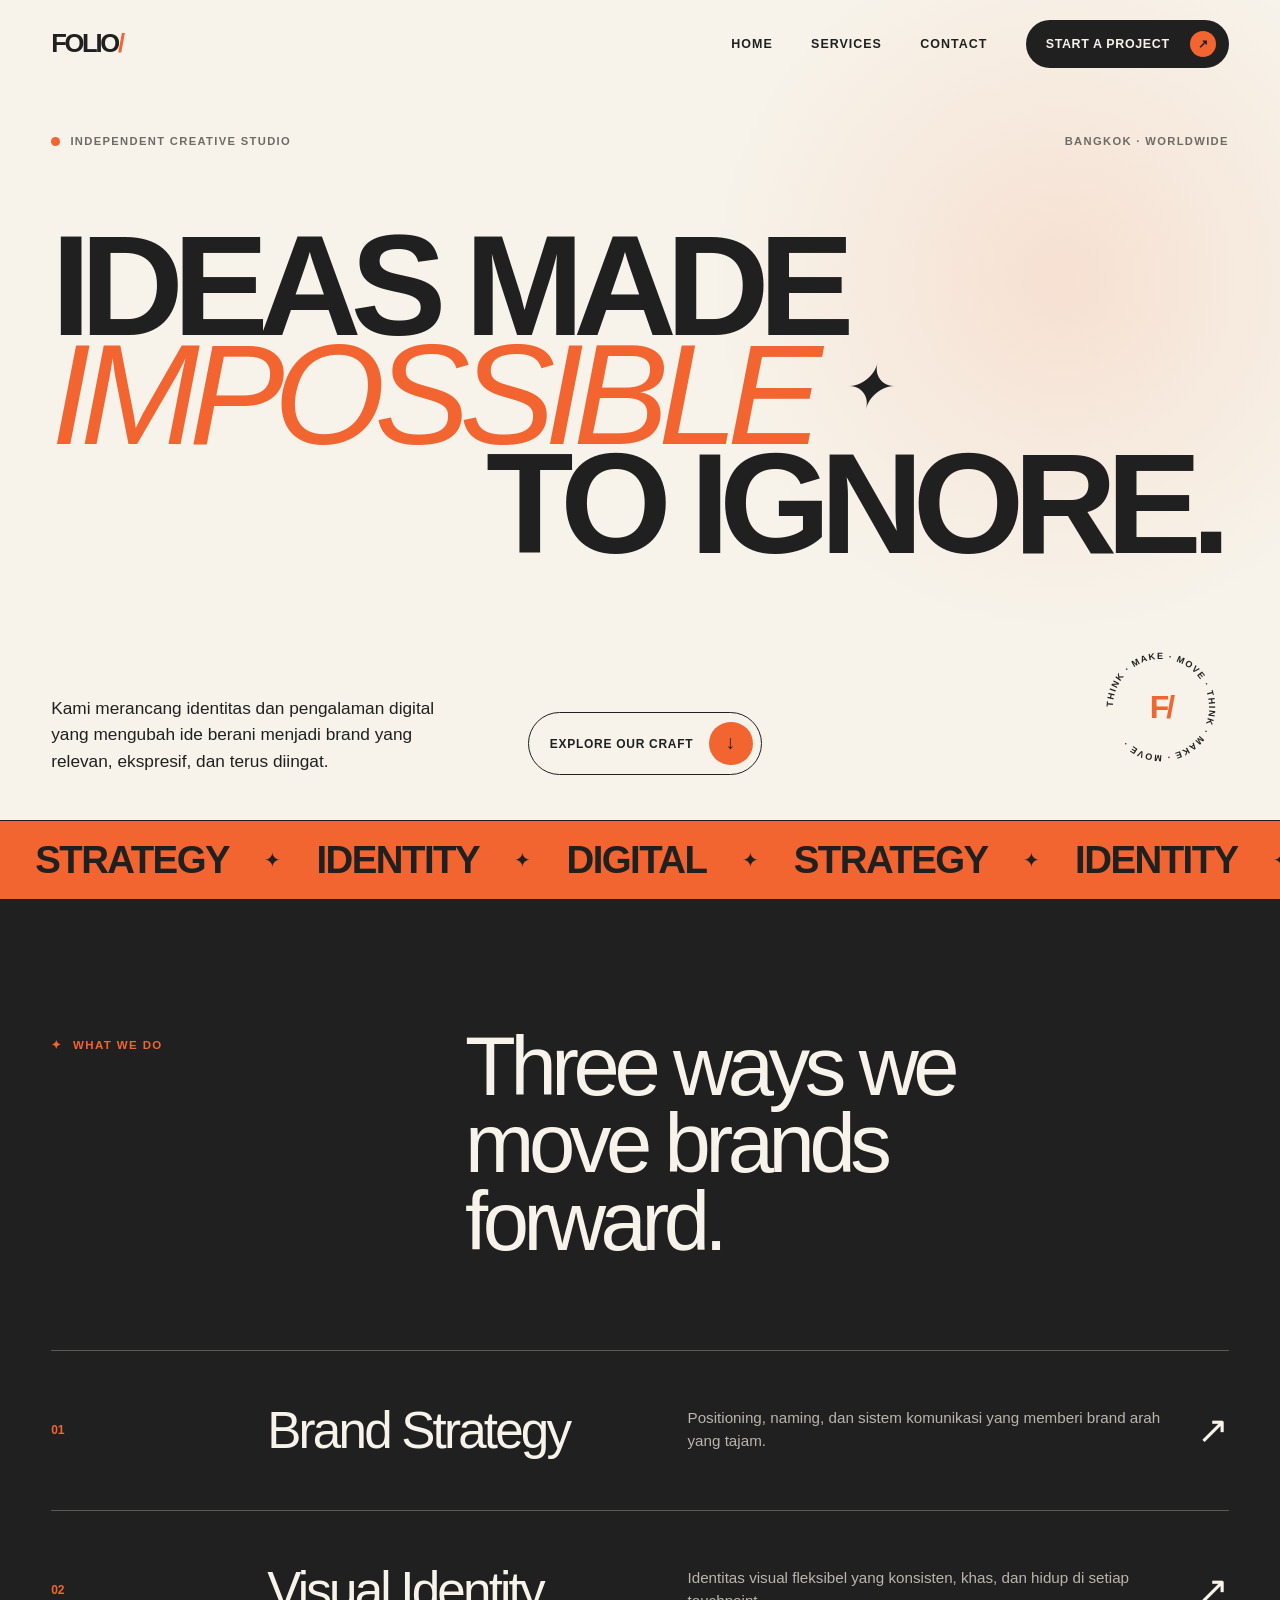
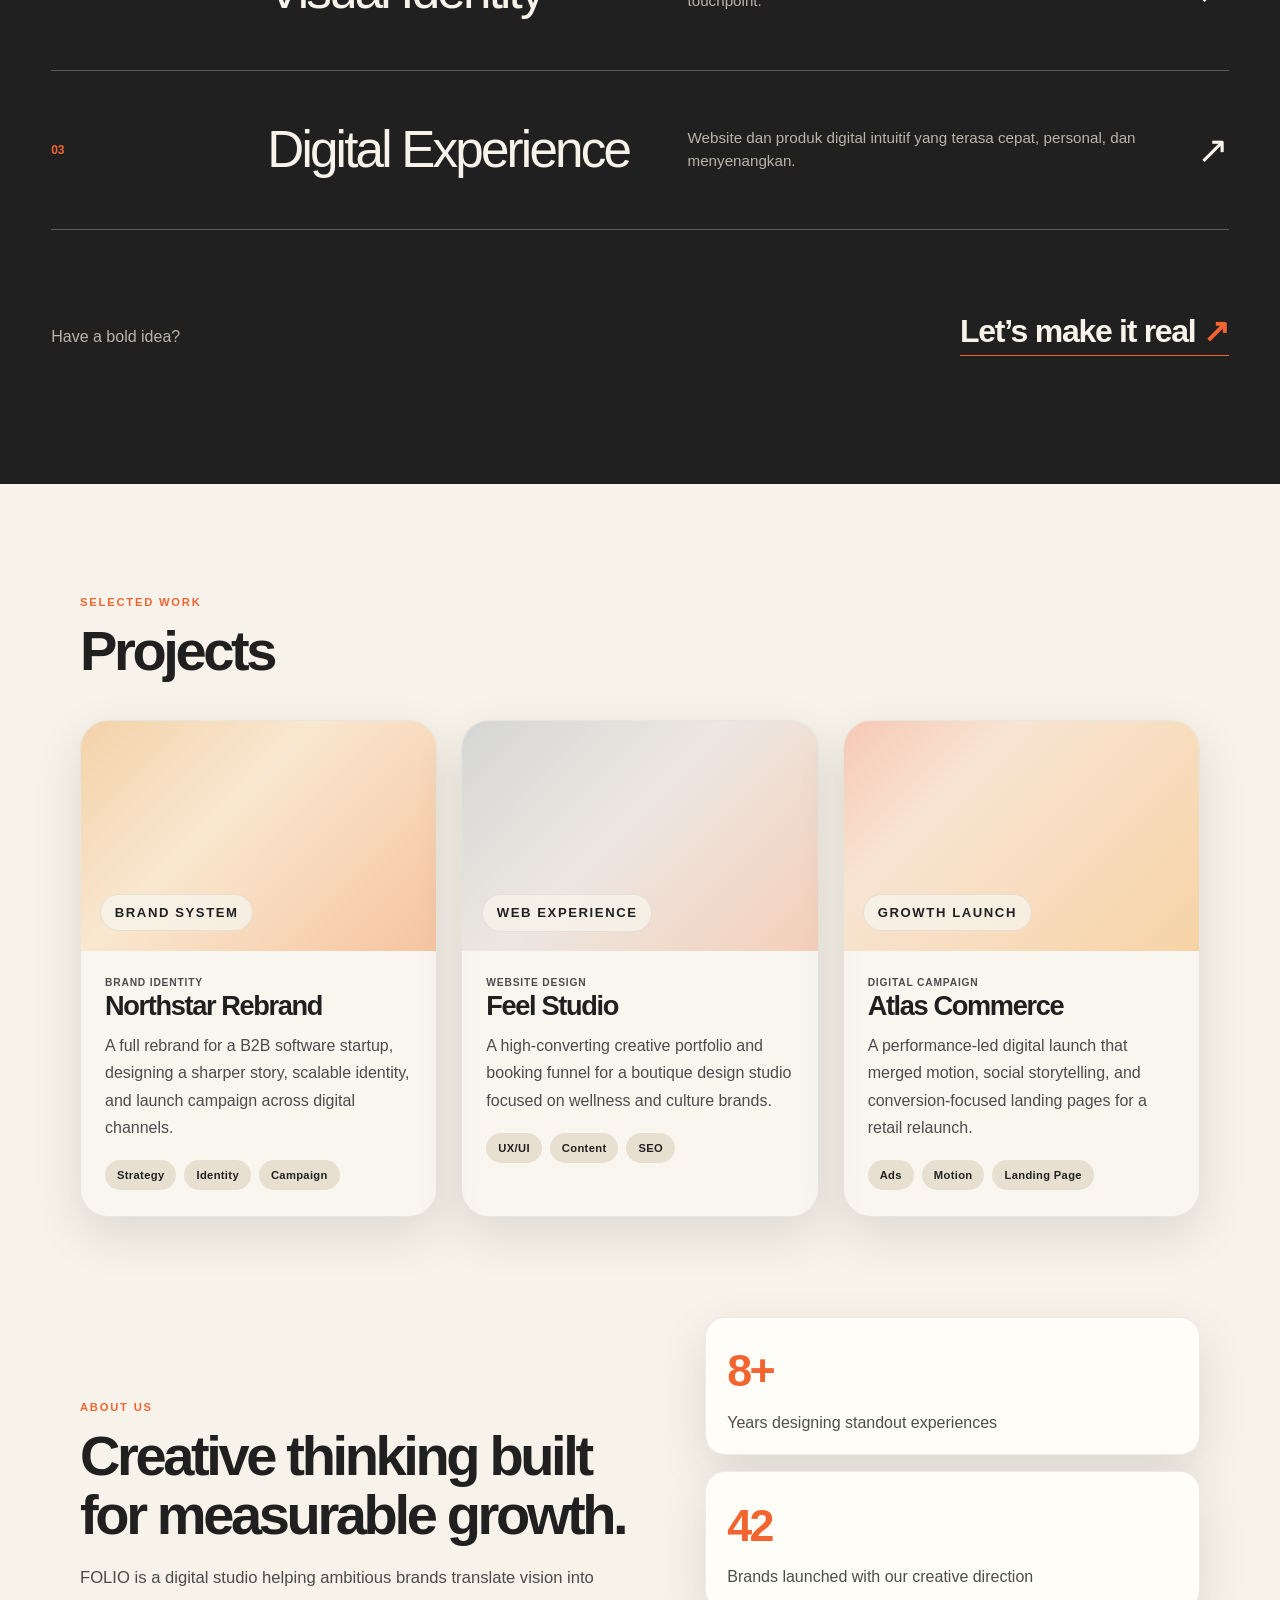
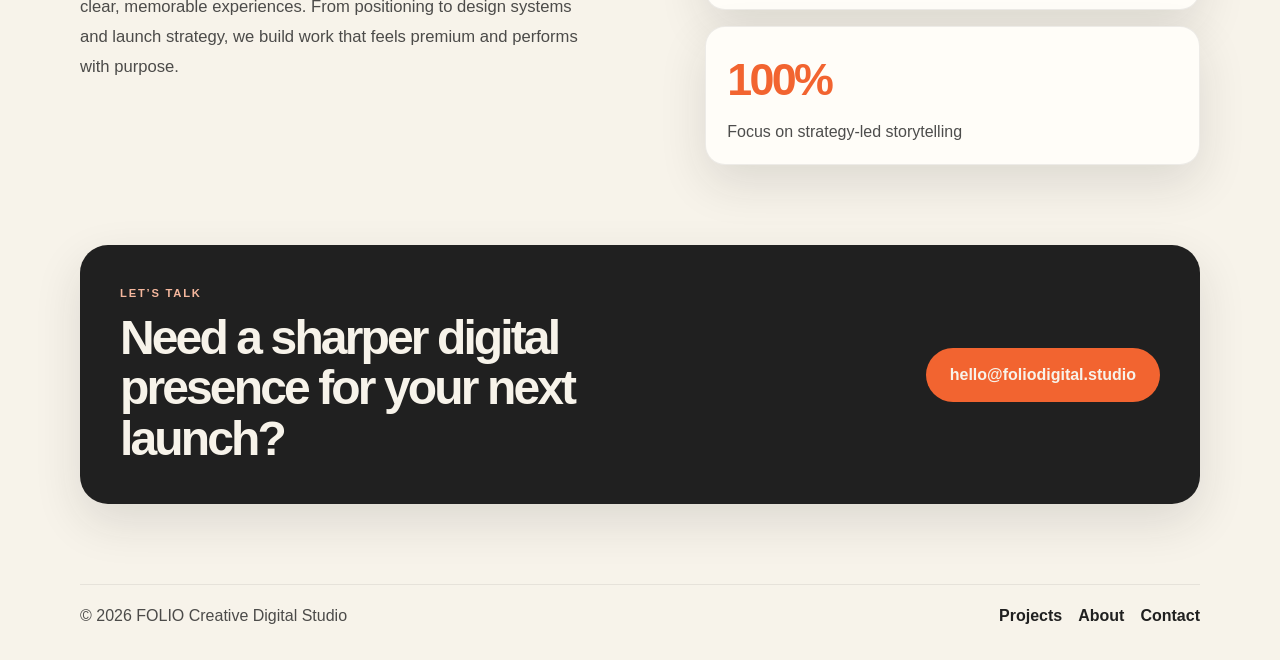
<file: index.html>
<!DOCTYPE html>
<html lang="id">
  <head>
    <meta charset="UTF-8" />
    <meta name="viewport" content="width=device-width, initial-scale=1.0" />
    <meta
      name="description"
      content="FOLIO/ adalah creative digital studio yang membangun identitas, pengalaman digital, dan kampanye untuk brand progresif."
    />
    <meta name="theme-color" content="#F7F3EA" />
    <title>FOLIO/ — Creative Digital Studio</title>

    <link rel="stylesheet" href="css/global.css" />
    <link rel="stylesheet" href="css/developer1.css" />
    <!-- Developer 2 stylesheet hook -->
    <link rel="stylesheet" href="css/developer2.css" />

    <script src="js/developer1.js" defer></script>
    <!-- Developer 2 script hook -->
    <script src="js/developer2.js" defer></script>
  </head>

  <body>
    <a class="d1-skip-link" href="#d1-main">Lewati ke konten utama</a>

    <header class="d1-header" data-d1-header>
      <div class="container d1-nav-shell">
        <a class="d1-logo" href="#d1-home" aria-label="FOLIO, kembali ke beranda">
          FOLIO<span aria-hidden="true">/</span>
        </a>

        <button
          class="d1-menu-toggle"
          type="button"
          aria-expanded="false"
          aria-controls="d1-primary-navigation"
          aria-label="Buka menu navigasi"
          data-d1-menu-toggle
        >
          <span class="d1-menu-toggle__label">Menu</span>
          <span class="d1-menu-toggle__icon" aria-hidden="true">
            <span></span>
            <span></span>
          </span>
        </button>

        <nav
          class="d1-navigation"
          id="d1-primary-navigation"
          aria-label="Navigasi utama"
          data-d1-navigation
        >
          <a class="d1-nav-link" href="#d1-home">Home</a>
          <a class="d1-nav-link" href="#d1-services">Services</a>
          <a class="d1-nav-link" href="#d1-contact">Contact</a>
          <a class="d1-nav-cta" href="mailto:hello@folio.studio">
            Start a project
            <span aria-hidden="true">↗</span>
          </a>
        </nav>
      </div>
    </header>

    <main id="d1-main">
      <section class="d1-hero" id="d1-home" aria-labelledby="d1-hero-title">
        <div class="container d1-hero__inner">
          <div class="d1-hero__eyebrow" data-d1-reveal>
            <span class="d1-status-dot" aria-hidden="true"></span>
            Independent creative studio
            <span>Bangkok · Worldwide</span>
          </div>

          <div class="d1-hero__headline-wrap">
            <h1 class="d1-hero__title" id="d1-hero-title">
              <span class="d1-title-line" data-d1-reveal>Ideas made</span>
              <span class="d1-title-line d1-title-line--accent" data-d1-reveal>
                impossible <span class="d1-title-mark" aria-hidden="true">✦</span>
              </span>
              <span class="d1-title-line d1-title-line--right" data-d1-reveal>to ignore.</span>
            </h1>
          </div>

          <div class="d1-hero__footer" data-d1-reveal>
            <p class="d1-hero__intro">
              Kami merancang identitas dan pengalaman digital yang mengubah ide berani
              menjadi brand yang relevan, ekspresif, dan terus diingat.
            </p>

            <a class="d1-primary-cta" href="#d1-services">
              <span>Explore our craft</span>
              <span class="d1-primary-cta__icon" aria-hidden="true">↓</span>
            </a>

            <div class="d1-hero__badge" aria-hidden="true">
              <svg viewBox="0 0 150 150" role="presentation">
                <defs>
                  <path
                    id="d1-circle-path"
                    d="M 75,75 m -53,0 a 53,53 0 1,1 106,0 a 53,53 0 1,1 -106,0"
                  />
                </defs>
                <text>
                  <textPath href="#d1-circle-path">
                    THINK · MAKE · MOVE · THINK · MAKE · MOVE ·
                  </textPath>
                </text>
              </svg>
              <span>F/</span>
            </div>
          </div>
        </div>

        <div class="d1-marquee" aria-hidden="true">
          <div class="d1-marquee__track">
            <span>Strategy</span><i>✦</i><span>Identity</span><i>✦</i><span>Digital</span><i>✦</i>
            <span>Strategy</span><i>✦</i><span>Identity</span><i>✦</i><span>Digital</span><i>✦</i>
          </div>
        </div>
      </section>

      <section class="d1-services" id="d1-services" aria-labelledby="d1-services-title">
        <div class="container">
          <div class="d1-section-heading" data-d1-reveal>
            <p class="d1-section-kicker">What we do</p>
            <h2 id="d1-services-title">Three ways we move brands forward.</h2>
          </div>

          <div class="d1-service-list">
            <article class="d1-service-card" data-d1-reveal>
              <p class="d1-service-card__number">01</p>
              <div class="d1-service-card__content">
                <h3>Brand Strategy</h3>
                <p>Positioning, naming, dan sistem komunikasi yang memberi brand arah yang tajam.</p>
              </div>
              <span class="d1-service-card__arrow" aria-hidden="true">↗</span>
            </article>

            <article class="d1-service-card" data-d1-reveal>
              <p class="d1-service-card__number">02</p>
              <div class="d1-service-card__content">
                <h3>Visual Identity</h3>
                <p>Identitas visual fleksibel yang konsisten, khas, dan hidup di setiap touchpoint.</p>
              </div>
              <span class="d1-service-card__arrow" aria-hidden="true">↗</span>
            </article>

            <article class="d1-service-card" data-d1-reveal>
              <p class="d1-service-card__number">03</p>
              <div class="d1-service-card__content">
                <h3>Digital Experience</h3>
                <p>Website dan produk digital intuitif yang terasa cepat, personal, dan menyenangkan.</p>
              </div>
              <span class="d1-service-card__arrow" aria-hidden="true">↗</span>
            </article>
          </div>

          <div class="d1-services__note" id="d1-contact" data-d1-reveal>
            <p>Have a bold idea?</p>
            <a href="mailto:hello@folio.studio">Let’s make it real <span aria-hidden="true">↗</span></a>
          </div>
        </div>
      </section>

      <!-- DEVELOPER 2 CONTENT -->
       <!-- DEVELOPER 2 CONTENT -->
<section class="d2-portfolio" id="projects" aria-labelledby="d2-projects-title">
  <div class="d2-container">
    <div class="d2-section-header d2-reveal">
      <p class="d2-eyebrow">Selected work</p>
      <h2 id="d2-projects-title">Projects</h2>
    </div>

    <div class="d2-project-grid">
      <article class="d2-project-card d2-reveal" aria-label="Northstar Rebrand project">
        <div class="d2-project-visual d2-visual-one" aria-hidden="true">
          <span>Brand System</span>
        </div>
        <div class="d2-project-body">
          <p class="d2-project-tag">Brand Identity</p>
          <h3>Northstar Rebrand</h3>
          <p>
            A full rebrand for a B2B software startup, designing a sharper story,
            scalable identity, and launch campaign across digital channels.
          </p>
          <ul class="d2-project-meta" aria-label="Project highlights">
            <li>Strategy</li>
            <li>Identity</li>
            <li>Campaign</li>
          </ul>
        </div>
      </article>

      <article class="d2-project-card d2-reveal" aria-label="Feel Studio website project">
        <div class="d2-project-visual d2-visual-two" aria-hidden="true">
          <span>Web Experience</span>
        </div>
        <div class="d2-project-body">
          <p class="d2-project-tag">Website Design</p>
          <h3>Feel Studio</h3>
          <p>
            A high-converting creative portfolio and booking funnel for a boutique
            design studio focused on wellness and culture brands.
          </p>
          <ul class="d2-project-meta" aria-label="Project highlights">
            <li>UX/UI</li>
            <li>Content</li>
            <li>SEO</li>
          </ul>
        </div>
      </article>

      <article class="d2-project-card d2-reveal" aria-label="Atlas Commerce campaign project">
        <div class="d2-project-visual d2-visual-three" aria-hidden="true">
          <span>Growth Launch</span>
        </div>
        <div class="d2-project-body">
          <p class="d2-project-tag">Digital Campaign</p>
          <h3>Atlas Commerce</h3>
          <p>
            A performance-led digital launch that merged motion, social storytelling,
            and conversion-focused landing pages for a retail relaunch.
          </p>
          <ul class="d2-project-meta" aria-label="Project highlights">
            <li>Ads</li>
            <li>Motion</li>
            <li>Landing Page</li>
          </ul>
        </div>
      </article>
    </div>
  </div>
</section>

<section class="d2-about" id="about" aria-labelledby="d2-about-title">
  <div class="d2-container d2-about-grid">
    <div class="d2-about-copy d2-reveal">
      <p class="d2-eyebrow">About us</p>
      <h2 id="d2-about-title">Creative thinking built for measurable growth.</h2>
      <p>
        FOLIO is a digital studio helping ambitious brands translate vision into
        clear, memorable experiences. From positioning to design systems and launch
        strategy, we build work that feels premium and performs with purpose.
      </p>
    </div>

    <div class="d2-about-stats d2-reveal" aria-label="Studio metrics">
      <div class="d2-stat-card">
        <strong>8+</strong>
        <span>Years designing standout experiences</span>
      </div>
      <div class="d2-stat-card">
        <strong>42</strong>
        <span>Brands launched with our creative direction</span>
      </div>
      <div class="d2-stat-card">
        <strong>100%</strong>
        <span>Focus on strategy-led storytelling</span>
      </div>
    </div>
  </div>
</section>

<section class="d2-contact" id="contact" aria-labelledby="d2-contact-title">
  <div class="d2-container">
    <div class="d2-contact-card d2-reveal">
      <div>
        <p class="d2-eyebrow">Let’s talk</p>
        <h2 id="d2-contact-title">Need a sharper digital presence for your next launch?</h2>
      </div>
      <a class="d2-button" href="mailto:hello@foliodigital.studio">
        hello@foliodigital.studio
      </a>
    </div>
  </div>
</section>

<footer class="d2-footer">
  <div class="d2-container d2-footer-inner">
    <p>© 2026 FOLIO Creative Digital Studio</p>
    <div class="d2-footer-links" aria-label="Footer links">
      <a href="#projects">Projects</a>
      <a href="#about">About</a>
      <a href="#contact">Contact</a>
    </div>
  </div>
</footer>

<button class="d2-back-to-top" type="button" aria-label="Back to top">↑</button>

    </main>
  </body>
</html>
</file>
<file: css/global.css>
:root {
  --color-cream: #f7f3ea;
  --color-charcoal: #202020;
  --color-orange: #f26430;
  --color-white: #ffffff;
  --color-muted: #6e6b65;
  --color-line: rgba(32, 32, 32, 0.22);

  --font-display: "Arial Narrow", "Helvetica Neue", Arial, sans-serif;
  --font-body: "Helvetica Neue", Helvetica, Arial, sans-serif;

  --container-width: 90rem;
  --container-gutter: clamp(1.25rem, 4vw, 4.5rem);
  --section-space: clamp(5rem, 10vw, 9rem);
  --radius-pill: 999px;
  --transition: 240ms cubic-bezier(0.2, 0.8, 0.2, 1);
}

*,
*::before,
*::after {
  box-sizing: border-box;
}

html {
  scroll-behavior: smooth;
  scroll-padding-top: 6rem;
}

body,
h1,
h2,
h3,
p {
  margin: 0;
}

body {
  min-width: 20rem;
  overflow-x: hidden;
  background: var(--color-cream);
  color: var(--color-charcoal);
  font-family: var(--font-body);
  font-size: 1rem;
  line-height: 1.5;
  text-rendering: optimizeLegibility;
  -webkit-font-smoothing: antialiased;
}

body.d1-menu-open {
  overflow: hidden;
}

img,
svg {
  display: block;
  max-width: 100%;
}

button,
input,
textarea,
select {
  color: inherit;
  font: inherit;
}

button,
a {
  -webkit-tap-highlight-color: transparent;
}

button {
  border: 0;
}

a {
  color: inherit;
  text-decoration: none;
}

::selection {
  background: var(--color-orange);
  color: var(--color-charcoal);
}

.container {
  width: min(100%, var(--container-width));
  margin-inline: auto;
  padding-inline: var(--container-gutter);
}

:focus-visible {
  outline: 3px solid var(--color-orange);
  outline-offset: 4px;
}

@media (prefers-reduced-motion: reduce) {
  html {
    scroll-behavior: auto;
  }

  *,
  *::before,
  *::after {
    scroll-behavior: auto !important;
    animation-duration: 0.01ms !important;
    animation-iteration-count: 1 !important;
    transition-duration: 0.01ms !important;
  }
}
</file>
<file: css/developer1.css>
.d1-skip-link {
  position: fixed;
  z-index: 200;
  top: 0.75rem;
  left: 0.75rem;
  padding: 0.8rem 1.1rem;
  transform: translateY(-160%);
  background: var(--color-charcoal);
  color: var(--color-cream);
  font-weight: 700;
  transition: transform var(--transition);
}

.d1-skip-link:focus {
  transform: translateY(0);
}

.d1-header {
  position: fixed;
  z-index: 100;
  top: 0;
  right: 0;
  left: 0;
  border-bottom: 1px solid transparent;
  transition: background-color var(--transition), border-color var(--transition);
}

.d1-header.d1-is-scrolled {
  border-color: var(--color-line);
  background: rgba(247, 243, 234, 0.9);
  backdrop-filter: blur(14px);
}

.d1-nav-shell {
  display: flex;
  min-height: 5.5rem;
  align-items: center;
  justify-content: space-between;
}

.d1-logo {
  position: relative;
  z-index: 102;
  font-family: var(--font-display);
  font-size: clamp(1.5rem, 2vw, 2rem);
  font-weight: 900;
  letter-spacing: -0.09em;
  line-height: 1;
}

.d1-logo span {
  color: var(--color-orange);
}

.d1-navigation {
  display: flex;
  align-items: center;
  gap: clamp(1.5rem, 3vw, 3.5rem);
}

.d1-nav-link {
  position: relative;
  font-size: 0.78rem;
  font-weight: 700;
  letter-spacing: 0.08em;
  text-transform: uppercase;
}

.d1-nav-link::after {
  position: absolute;
  right: 0;
  bottom: -0.35rem;
  left: 0;
  height: 2px;
  transform: scaleX(0);
  transform-origin: right;
  background: var(--color-orange);
  content: "";
  transition: transform var(--transition);
}

.d1-nav-link:hover::after,
.d1-nav-link:focus-visible::after {
  transform: scaleX(1);
  transform-origin: left;
}

.d1-nav-cta {
  display: inline-flex;
  min-height: 2.9rem;
  align-items: center;
  gap: 1.25rem;
  padding: 0.65rem 0.8rem 0.65rem 1.25rem;
  border-radius: var(--radius-pill);
  background: var(--color-charcoal);
  color: var(--color-cream);
  font-size: 0.78rem;
  font-weight: 700;
  letter-spacing: 0.05em;
  text-transform: uppercase;
  transition: background-color var(--transition), color var(--transition), transform var(--transition);
}

.d1-nav-cta span {
  display: grid;
  width: 1.65rem;
  height: 1.65rem;
  place-items: center;
  border-radius: 50%;
  background: var(--color-orange);
  color: var(--color-charcoal);
}

.d1-nav-cta:hover {
  transform: translateY(-2px);
  background: var(--color-orange);
  color: var(--color-charcoal);
}

.d1-nav-cta:hover span {
  background: var(--color-cream);
}

.d1-menu-toggle {
  display: none;
}

.d1-hero {
  position: relative;
  min-height: 100svh;
  padding-top: 5.5rem;
  overflow: hidden;
  background:
    radial-gradient(circle at 83% 31%, rgba(242, 100, 48, 0.13), transparent 22rem),
    var(--color-cream);
}

.d1-hero__inner {
  display: grid;
  min-height: calc(100svh - 10.5rem);
  padding-top: clamp(2rem, 5vh, 4.25rem);
  padding-bottom: clamp(2rem, 5vh, 4rem);
  align-content: space-between;
  gap: 2.5rem;
}

.d1-hero__eyebrow {
  display: flex;
  align-items: center;
  gap: 0.65rem;
  color: var(--color-muted);
  font-size: 0.7rem;
  font-weight: 700;
  letter-spacing: 0.12em;
  text-transform: uppercase;
}

.d1-hero__eyebrow > span:last-child {
  margin-left: auto;
}

.d1-status-dot {
  width: 0.55rem;
  height: 0.55rem;
  border-radius: 50%;
  background: var(--color-orange);
  box-shadow: 0 0 0 0 rgba(242, 100, 48, 0.65);
  animation: d1-pulse 2s infinite;
}

@keyframes d1-pulse {
  70% { box-shadow: 0 0 0 0.55rem rgba(242, 100, 48, 0); }
  100% { box-shadow: 0 0 0 0 rgba(242, 100, 48, 0); }
}

.d1-hero__title {
  font-family: var(--font-display);
  font-size: clamp(4rem, 11.2vw, 10.5rem);
  font-stretch: condensed;
  font-weight: 900;
  letter-spacing: -0.075em;
  line-height: 0.76;
  text-transform: uppercase;
}

.d1-title-line {
  display: block;
  white-space: nowrap;
}

.d1-title-line--accent {
  color: var(--color-orange);
  font-style: italic;
  font-weight: 500;
}

.d1-title-line--right {
  padding-right: 0.06em;
  text-align: right;
}

.d1-title-mark {
  display: inline-block;
  color: var(--color-charcoal);
  font-size: 0.42em;
  vertical-align: 0.6em;
  animation: d1-spin 10s linear infinite;
}

@keyframes d1-spin {
  to { transform: rotate(360deg); }
}

.d1-hero__footer {
  display: grid;
  grid-template-columns: minmax(15rem, 25rem) auto 9rem;
  align-items: end;
  gap: clamp(2rem, 6vw, 7rem);
}

.d1-hero__intro {
  font-size: clamp(1rem, 1.35vw, 1.2rem);
  line-height: 1.55;
}

.d1-primary-cta {
  display: inline-flex;
  width: fit-content;
  min-width: 13rem;
  align-items: center;
  justify-content: space-between;
  gap: 1rem;
  padding: 0.55rem 0.55rem 0.55rem 1.3rem;
  border: 1px solid var(--color-charcoal);
  border-radius: var(--radius-pill);
  font-size: 0.75rem;
  font-weight: 800;
  letter-spacing: 0.06em;
  text-transform: uppercase;
  transition: background-color var(--transition), color var(--transition), transform var(--transition);
}

.d1-primary-cta__icon {
  display: grid;
  width: 2.7rem;
  height: 2.7rem;
  place-items: center;
  border-radius: 50%;
  background: var(--color-orange);
  font-size: 1.2rem;
  transition: transform var(--transition);
}

.d1-primary-cta:hover {
  transform: translateY(-3px);
  background: var(--color-charcoal);
  color: var(--color-cream);
}

.d1-primary-cta:hover .d1-primary-cta__icon {
  transform: rotate(-45deg);
}

.d1-hero__badge {
  position: relative;
  display: grid;
  width: 8.5rem;
  height: 8.5rem;
  place-items: center;
  justify-self: end;
}

.d1-hero__badge svg {
  position: absolute;
  inset: 0;
  width: 100%;
  height: 100%;
  animation: d1-spin 16s linear infinite reverse;
}

.d1-hero__badge text {
  fill: var(--color-charcoal);
  font-family: var(--font-body);
  font-size: 10px;
  font-weight: 700;
  letter-spacing: 1.55px;
}

.d1-hero__badge > span {
  color: var(--color-orange);
  font-family: var(--font-display);
  font-size: 2rem;
  font-weight: 900;
  letter-spacing: -0.1em;
}

.d1-marquee {
  display: flex;
  min-height: 5rem;
  align-items: center;
  overflow: hidden;
  border-block: 1px solid var(--color-charcoal);
  background: var(--color-orange);
}

.d1-marquee__track {
  display: flex;
  width: max-content;
  align-items: center;
  animation: d1-marquee 22s linear infinite;
}

.d1-marquee span {
  padding-inline: 2.2rem;
  font-family: var(--font-display);
  font-size: clamp(1.5rem, 3vw, 2.65rem);
  font-weight: 900;
  letter-spacing: -0.04em;
  line-height: 1;
  text-transform: uppercase;
}

.d1-marquee i {
  font-style: normal;
  font-size: 1.25rem;
}

@keyframes d1-marquee {
  to { transform: translateX(-50%); }
}

.d1-services {
  padding-block: var(--section-space);
  background: var(--color-charcoal);
  color: var(--color-cream);
}

.d1-section-heading {
  display: grid;
  grid-template-columns: 1fr 2fr;
  gap: 2rem;
  margin-bottom: clamp(3rem, 7vw, 6.5rem);
}

.d1-section-kicker {
  padding-top: 0.55rem;
  color: var(--color-orange);
  font-size: 0.72rem;
  font-weight: 800;
  letter-spacing: 0.12em;
  text-transform: uppercase;
}

.d1-section-kicker::before {
  margin-right: 0.65rem;
  content: "✦";
}

.d1-section-heading h2 {
  max-width: 13ch;
  font-family: var(--font-display);
  font-size: clamp(2.9rem, 6.5vw, 6.5rem);
  font-weight: 500;
  letter-spacing: -0.065em;
  line-height: 0.93;
}

.d1-service-card {
  display: grid;
  grid-template-columns: minmax(3rem, 0.35fr) 1.65fr auto;
  align-items: center;
  gap: 1.5rem;
  min-height: 10rem;
  padding-block: 2rem;
  border-top: 1px solid rgba(247, 243, 234, 0.28);
  transition: color var(--transition), padding var(--transition);
}

.d1-service-card:last-child {
  border-bottom: 1px solid rgba(247, 243, 234, 0.28);
}

.d1-service-card::before {
  position: absolute;
  z-index: 0;
  inset: 0;
  transform: scaleY(0);
  transform-origin: bottom;
  background: var(--color-orange);
  content: "";
  transition: transform var(--transition);
}

.d1-service-card {
  position: relative;
}

.d1-service-card > * {
  position: relative;
  z-index: 1;
}

.d1-service-card:hover::before {
  transform: scaleY(1);
}

.d1-service-card:hover {
  padding-inline: 1.5rem;
  color: var(--color-charcoal);
}

.d1-service-card__number {
  color: var(--color-orange);
  font-size: 0.75rem;
  font-weight: 800;
}

.d1-service-card:hover .d1-service-card__number {
  color: var(--color-charcoal);
}

.d1-service-card__content {
  display: grid;
  grid-template-columns: 0.8fr 1fr;
  align-items: center;
  gap: 2rem;
}

.d1-service-card h3 {
  font-family: var(--font-display);
  font-size: clamp(2rem, 4vw, 4rem);
  font-weight: 500;
  letter-spacing: -0.055em;
  line-height: 1;
}

.d1-service-card__content p {
  max-width: 30rem;
  color: #b9b5ad;
  font-size: 0.95rem;
}

.d1-service-card:hover .d1-service-card__content p {
  color: var(--color-charcoal);
}

.d1-service-card__arrow {
  font-size: clamp(1.7rem, 3vw, 2.6rem);
  transition: transform var(--transition);
}

.d1-service-card:hover .d1-service-card__arrow {
  transform: rotate(45deg);
}

.d1-services__note {
  display: flex;
  align-items: baseline;
  justify-content: space-between;
  gap: 2rem;
  margin-top: clamp(3rem, 6vw, 5rem);
}

.d1-services__note p {
  color: #b9b5ad;
}

.d1-services__note a {
  border-bottom: 1px solid var(--color-orange);
  font-family: var(--font-display);
  font-size: clamp(1.4rem, 2.5vw, 2.5rem);
  font-weight: 700;
  letter-spacing: -0.04em;
}

.d1-services__note a span {
  color: var(--color-orange);
}

[data-d1-reveal] {
  opacity: 0;
  transform: translateY(1.5rem);
  transition: opacity 700ms ease, transform 700ms cubic-bezier(0.16, 1, 0.3, 1);
}

[data-d1-reveal].d1-is-visible {
  opacity: 1;
  transform: translateY(0);
}

@media (max-width: 900px) {
  .d1-menu-toggle {
    position: relative;
    z-index: 102;
    display: flex;
    align-items: center;
    gap: 0.75rem;
    padding: 0.65rem 0.9rem;
    border: 1px solid var(--color-charcoal);
    border-radius: var(--radius-pill);
    background: transparent;
    cursor: pointer;
    font-size: 0.72rem;
    font-weight: 800;
    letter-spacing: 0.08em;
    text-transform: uppercase;
  }

  .d1-menu-toggle__icon {
    display: grid;
    width: 1.2rem;
    gap: 0.28rem;
  }

  .d1-menu-toggle__icon span {
    width: 100%;
    height: 1.5px;
    background: currentColor;
    transition: transform var(--transition);
  }

  .d1-menu-toggle[aria-expanded="true"] .d1-menu-toggle__icon span:first-child {
    transform: translateY(0.21rem) rotate(45deg);
  }

  .d1-menu-toggle[aria-expanded="true"] .d1-menu-toggle__icon span:last-child {
    transform: translateY(-0.21rem) rotate(-45deg);
  }

  .d1-navigation {
    position: fixed;
    z-index: 101;
    inset: 0;
    display: flex;
    visibility: hidden;
    padding: 8.5rem var(--container-gutter) 3rem;
    transform: translateY(-100%);
    flex-direction: column;
    align-items: stretch;
    justify-content: center;
    gap: 0;
    background: var(--color-orange);
    opacity: 0;
    transition: transform 450ms cubic-bezier(0.16, 1, 0.3, 1), opacity 300ms, visibility 450ms;
  }

  .d1-navigation.d1-is-open {
    visibility: visible;
    transform: translateY(0);
    opacity: 1;
  }

  .d1-nav-link {
    padding-block: 0.4rem;
    border-bottom: 1px solid rgba(32, 32, 32, 0.28);
    font-family: var(--font-display);
    font-size: clamp(3.25rem, 12vw, 6rem);
    font-weight: 900;
    letter-spacing: -0.06em;
    line-height: 1;
  }

  .d1-nav-link::after {
    display: none;
  }

  .d1-nav-cta {
    align-self: flex-start;
    margin-top: 2rem;
  }

  .d1-hero__footer {
    grid-template-columns: 1fr auto;
  }

  .d1-hero__badge {
    display: none;
  }

  .d1-service-card__content {
    grid-template-columns: 1fr;
    gap: 0.75rem;
  }
}

@media (max-width: 640px) {
  .d1-nav-shell {
    min-height: 4.75rem;
  }

  .d1-hero {
    min-height: auto;
    padding-top: 4.75rem;
  }

  .d1-hero__inner {
    min-height: calc(100svh - 9.75rem);
    gap: 3.5rem;
  }

  .d1-hero__eyebrow > span:last-child {
    display: none;
  }

  .d1-hero__title {
    font-size: clamp(3.5rem, 18.1vw, 6.5rem);
    line-height: 0.84;
  }

  .d1-title-line--right {
    text-align: left;
  }

  .d1-hero__footer {
    grid-template-columns: 1fr;
    align-items: start;
    gap: 1.75rem;
  }

  .d1-section-heading {
    grid-template-columns: 1fr;
    gap: 1.25rem;
  }

  .d1-service-card {
    grid-template-columns: 2.5rem 1fr auto;
    gap: 0.75rem;
    min-height: 11rem;
  }

  .d1-service-card:hover {
    padding-inline: 0.65rem;
  }

  .d1-service-card__content p {
    font-size: 0.85rem;
  }

  .d1-services__note {
    align-items: flex-start;
    flex-direction: column;
  }
}

@media (prefers-reduced-motion: reduce) {
  [data-d1-reveal] {
    opacity: 1;
    transform: none;
  }
}
</file>
<file: css/developer2.css>
:root {
  --d2-cream: #F7F3EA;
  --d2-charcoal: #202020;
  --d2-orange: #F26430;
  --d2-sand: #E7DFD0;
  --d2-ivory: #fffdf8;
  --d2-border: rgba(32, 32, 32, 0.08);
  --d2-shadow: 0 18px 48px rgba(32, 32, 32, 0.12);
  --d2-radius-lg: 28px;
  --d2-radius-md: 20px;
}

html {
  scroll-behavior: smooth;
}

body {
  margin: 0;
  font-family: Arial, Helvetica, sans-serif;
  background: var(--d2-cream);
  color: var(--d2-charcoal);
}

img {
  max-width: 100%;
  display: block;
}

.d2-container {
  width: min(1120px, calc(100% - 2rem));
  margin: 0 auto;
}

.d2-portfolio,
.d2-about,
.d2-contact,
.d2-footer {
  position: relative;
}

.d2-portfolio {
  background: var(--d2-cream);
  padding: 110px 0 70px;
}

.d2-section-header {
  margin-bottom: 2.5rem;
}

.d2-eyebrow {
  margin: 0 0 0.7rem;
  color: var(--d2-orange);
  font-size: 0.7rem;
  font-weight: 700;
  letter-spacing: 0.16em;
  text-transform: uppercase;
}

.d2-section-header h2,
.d2-about-copy h2,
.d2-contact-card h2 {
  margin: 0;
  font-size: clamp(2.1rem, 5vw, 3.5rem);
  line-height: 1.05;
  letter-spacing: -0.06em;
}

.d2-project-grid {
  display: grid;
  grid-template-columns: repeat(3, minmax(0, 1fr));
  gap: 1.5rem;
}

.d2-project-card {
  background: rgba(255, 255, 255, 0.28);
  border: 1px solid var(--d2-border);
  border-radius: var(--d2-radius-lg);
  overflow: hidden;
  box-shadow: var(--d2-shadow);
  transition: transform 0.35s ease, box-shadow 0.35s ease;
}

.d2-project-card:hover {
  transform: translateY(-10px);
  box-shadow: 0 22px 52px rgba(32, 32, 32, 0.16);
}

.d2-project-visual {
  min-height: 230px;
  display: flex;
  align-items: flex-end;
  padding: 1.2rem;
  font-size: 0.82rem;
  font-weight: 700;
  letter-spacing: 0.12em;
  text-transform: uppercase;
  color: var(--d2-charcoal);
}

.d2-project-visual span {
  display: inline-flex;
  background: rgba(247, 243, 234, 0.8);
  border: 1px solid rgba(32, 32, 32, 0.08);
  border-radius: 999px;
  padding: 0.5rem 0.85rem;
  backdrop-filter: blur(6px);
}

.d2-visual-one {
  background: linear-gradient(135deg, #f3d2a9 0%, #f9e7cf 40%, #f6c4a0 100%);
}

.d2-visual-two {
  background: linear-gradient(135deg, #d5d6d4 0%, #ece7e2 45%, #f4cfb9 100%);
}

.d2-visual-three {
  background: linear-gradient(135deg, #f6c8b5 0%, #f8e4d2 30%, #f7d3a6 100%);
}

.d2-project-body {
  padding: 1.4rem 1.5rem 1.6rem;
}

.d2-project-tag {
  margin: 0 0 0.7rem;
  color: var(--d2-orange);
  font-weight: 700;
  letter-spacing: 0.08em;
  text-transform: uppercase;
  font-size: 0.64rem;
}

.d2-project-body h3 {
  margin: 0 0 0.7rem;
  font-size: 1.7rem;
  line-height: 1.1;
  letter-spacing: -0.05em;
}

.d2-project-body p {
  margin: 0;
  color: rgba(32, 32, 32, 0.8);
  line-height: 1.7;
}

.d2-project-meta {
  display: flex;
  flex-wrap: wrap;
  gap: 0.5rem;
  list-style: none;
  padding: 0;
  margin: 1.2rem 0 0;
}

.d2-project-meta li {
  display: inline-flex;
  align-items: center;
  min-height: 30px;
  padding: 0.4rem 0.75rem;
  border-radius: 999px;
  background: var(--d2-sand);
  color: var(--d2-charcoal);
  font-size: 0.7rem;
  font-weight: 700;
  letter-spacing: 0.03em;
}

.d2-about {
  padding: 30px 0 50px;
}

.d2-about-grid {
  display: grid;
  grid-template-columns: 1.2fr 1fr;
  gap: 2rem;
  align-items: center;
}

.d2-about-copy {
  padding-right: 1rem;
}

.d2-about-copy p:last-child {
  margin: 1.1rem 0 0;
  max-width: 56ch;
  color: rgba(32, 32, 32, 0.8);
  line-height: 1.8;
  font-size: 1.04rem;
}

.d2-about-stats {
  display: grid;
  gap: 1rem;
}

.d2-stat-card {
  padding: 1.2rem 1.3rem;
  background: var(--d2-ivory);
  border: 1px solid var(--d2-border);
  border-radius: var(--d2-radius-md);
  box-shadow: var(--d2-shadow);
}

.d2-stat-card strong {
  display: block;
  margin-bottom: 0.35rem;
  color: var(--d2-orange);
  font-size: clamp(2rem, 4vw, 2.8rem);
  letter-spacing: -0.06em;
}

.d2-stat-card span {
  color: rgba(32, 32, 32, 0.8);
  line-height: 1.6;
}

.d2-contact {
  padding: 30px 0 80px;
}

.d2-contact-card {
  display: flex;
  align-items: center;
  justify-content: space-between;
  gap: 1.5rem;
  padding: clamp(1.5rem, 4vw, 2.5rem);
  background: var(--d2-charcoal);
  border-radius: var(--d2-radius-lg);
  color: var(--d2-cream);
  box-shadow: var(--d2-shadow);
}

.d2-contact-card .d2-eyebrow {
  color: #f5b79d;
}

.d2-contact-card h2 {
  max-width: 620px;
  font-size: clamp(2rem, 4vw, 3rem);
}

.d2-button {
  display: inline-flex;
  align-items: center;
  justify-content: center;
  min-height: 54px;
  padding: 0.9rem 1.5rem;
  border-radius: 999px;
  background: var(--d2-orange);
  color: var(--d2-cream);
  text-decoration: none;
  font-weight: 700;
  transition: transform 0.25s ease, background 0.25s ease;
  white-space: nowrap;
}

.d2-button:hover {
  transform: translateY(-2px);
  background: #df5524;
}

.d2-footer {
  padding: 0 0 32px;
}

.d2-footer-inner {
  display: flex;
  align-items: center;
  justify-content: space-between;
  gap: 1rem;
  border-top: 1px solid var(--d2-border);
  padding-top: 1.2rem;
}

.d2-footer p {
  margin: 0;
  color: rgba(32, 32, 32, 0.8);
}

.d2-footer-links {
  display: flex;
  align-items: center;
  gap: 1rem;
}

.d2-footer-links a {
  color: var(--d2-charcoal);
  text-decoration: none;
  font-weight: 600;
}

.d2-back-to-top {
  position: fixed;
  right: 28px;
  bottom: 28px;
  z-index: 20;
  width: 52px;
  height: 52px;
  border: 0;
  border-radius: 50%;
  background: var(--d2-charcoal);
  color: var(--d2-cream);
  font-size: 1.5rem;
  box-shadow: var(--d2-shadow);
  cursor: pointer;
  opacity: 0;
  pointer-events: none;
  transform: translateY(14px);
  transition: opacity 0.25s ease, transform 0.25s ease, background 0.25s ease;
}

.d2-back-to-top.is-visible {
  opacity: 1;
  pointer-events: auto;
  transform: translateY(0);
}

.d2-back-to-top:hover {
  background: var(--d2-orange);
}

.d2-reveal {
  opacity: 0;
  transform: translateY(28px);
  transition: opacity 0.75s ease, transform 0.75s ease;
}

.d2-reveal.is-visible {
  opacity: 1;
  transform: translateY(0);
}

@media (max-width: 900px) {
  .d2-project-grid {
    grid-template-columns: repeat(2, minmax(0, 1fr));
  }

  .d2-about-grid,
  .d2-contact-card,
  .d2-footer-inner {
    grid-template-columns: 1fr;
    display: grid;
  }

  .d2-contact-card {
    justify-content: initial;
  }
}

@media (max-width: 640px) {
  .d2-portfolio {
    padding-top: 90px;
  }

  .d2-project-grid {
    grid-template-columns: 1fr;
  }

  .d2-footer-links {
    flex-wrap: wrap;
  }

  .d2-button {
    width: 100%;
  }
}

@media (prefers-reduced-motion: reduce) {
  html {
    scroll-behavior: auto;
  }

  *, *::before, *::after {
    animation-duration: 0.01ms !important;
    animation-iteration-count: 1 !important;
    transition-duration: 0.01ms !important;
    scroll-behavior: auto !important;
  }

  .d2-reveal {
    opacity: 1;
    transform: none;
  }
}
</file>
